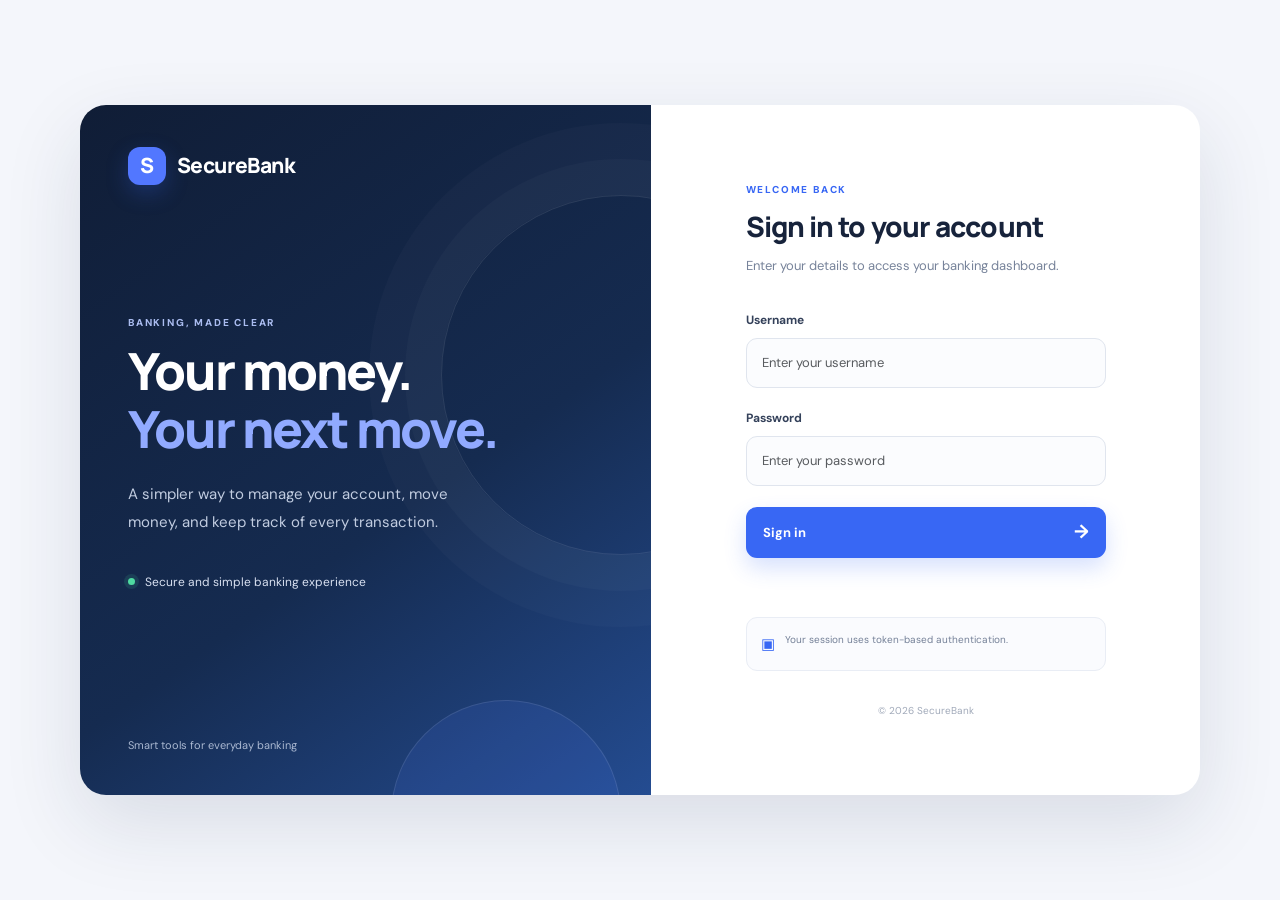
<file: frontend/index.html>
<!DOCTYPE html>
<html lang="en">
<head>
  <meta charset="UTF-8">
  <meta name="viewport" content="width=device-width, initial-scale=1.0">
  <title>SecureBank | Sign In</title>

  <link href="https://cdn.jsdelivr.net/npm/bootstrap@5.3.3/dist/css/bootstrap.min.css" rel="stylesheet">
  <link rel="stylesheet" href="css/style.css">
</head>
<body class="login-page">

  <main class="login-shell">
    <section class="login-visual">
      <a class="brand brand-light" href="index.html">
        <span class="brand-mark">S</span>
        <span>SecureBank</span>
      </a>

      <div class="visual-copy">
        <span class="eyebrow">BANKING, MADE CLEAR</span>
        <h1>Your money.<br><span>Your next move.</span></h1>
        <p>
          A simpler way to manage your account, move money,
          and keep track of every transaction.
        </p>
        <div class="trust-note">
          <span class="trust-dot"></span>
          Secure and simple banking experience
        </div>
      </div>

      <div class="visual-decoration decoration-one"></div>
      <div class="visual-decoration decoration-two"></div>
      <div class="visual-footer">Smart tools for everyday banking</div>
    </section>

    <section class="login-panel">
      <div class="login-panel-inner">
        <div class="mobile-brand">
          <span class="brand-mark">S</span>
          <span>SecureBank</span>
        </div>

        <div class="login-heading">
          <span class="eyebrow">WELCOME BACK</span>
          <h2>Sign in to your account</h2>
          <p>Enter your details to access your banking dashboard.</p>
        </div>

        <form id="loginForm" class="login-form">
          <div class="field-group">
            <label for="username">Username</label>
            <input
              type="text"
              id="username"
              name="username"
              class="form-control"
              placeholder="Enter your username"
              autocomplete="username"
              required
            >
          </div>

          <div class="field-group">
            <label for="password">Password</label>
            <input
              type="password"
              id="password"
              name="password"
              class="form-control"
              placeholder="Enter your password"
              autocomplete="current-password"
              required
            >
          </div>

          <button type="submit" class="btn btn-login">
            <span>Sign in</span>
            <span aria-hidden="true">→</span>
          </button>

          <p id="loginMessage" class="form-message"
             role="status" aria-live="polite"></p>
        </form>

        <div class="login-security">
          <span aria-hidden="true">▣</span>
          <span>Your session uses token-based authentication.</span>
        </div>

        <p class="login-footnote">
          © 2026 SecureBank
        </p>
      </div>
    </section>
  </main>

  <script src="js/login.js"></script>
</body>
</html>
</file>
<file: frontend/css/style.css>
@import url('https://fonts.googleapis.com/css2?family=DM+Sans:wght@400;500;600;700&family=Manrope:wght@400;500;600;700;800&display=swap');

:root {
  --navy: #101d36;
  --blue: #3867f4;
  --blue-dark: #2854dc;
  --ink: #17233b;
  --muted: #77839a;
}

* {
  box-sizing: border-box;
}

body {
  margin: 0;
  font-family: 'DM Sans', sans-serif;
}

.login-page {
  min-height: 100vh;
  display: flex;
  align-items: center;
  justify-content: center;
  padding: 28px;
  background: #f4f6fb;
}

.login-shell {
  width: min(1120px, 100%);
  min-height: 690px;
  display: grid;
  grid-template-columns: 1.02fr 0.98fr;
  background: #fff;
  border-radius: 26px;
  overflow: hidden;
  box-shadow: 0 28px 80px rgba(24, 39, 75, 0.12);
}

.login-visual {
  position: relative;
  overflow: hidden;
  display: flex;
  flex-direction: column;
  padding: 42px 48px;
  color: white;
  background: linear-gradient(
    145deg,
    #101d36 0%,
    #152b50 58%,
    #244c91 100%
  );
}

.brand {
  display: inline-flex;
  align-items: center;
  gap: 11px;
  text-decoration: none;
  font-family: 'Manrope', sans-serif;
  font-size: 21px;
  font-weight: 800;
  letter-spacing: -0.6px;
}

.brand-light {
  color: white;
}

.brand:hover {
  color: inherit;
}

.brand-mark {
  display: inline-grid;
  place-items: center;
  width: 38px;
  height: 38px;
  border-radius: 12px;
  background: #5277ff;
  color: white;
  font-family: 'Manrope', sans-serif;
  font-size: 21px;
  font-weight: 800;
  box-shadow: 0 8px 22px rgba(56, 103, 244, 0.25);
}

.visual-copy {
  position: relative;
  z-index: 2;
  margin: auto 0;
  padding: 58px 0 74px;
  max-width: 440px;
}

.eyebrow {
  display: block;
  margin: 0 0 12px;
  color: #8496b6;
  font-size: 10px;
  font-weight: 800;
  letter-spacing: 1.8px;
}

.login-visual .eyebrow {
  color: #aabcf0;
}

.visual-copy h1 {
  margin: 0 0 22px;
  font: 800 clamp(36px, 4vw, 53px)/1.13 'Manrope', sans-serif;
  letter-spacing: -2px;
}

.visual-copy h1 span {
  color: #91aaff;
}

.visual-copy p {
  max-width: 365px;
  color: #c1cce0;
  font-size: 15px;
  line-height: 1.9;
}

.trust-note {
  display: flex;
  align-items: center;
  gap: 10px;
  margin-top: 36px;
  color: #d8e0f0;
  font-size: 12px;
}

.trust-dot {
  width: 7px;
  height: 7px;
  border-radius: 50%;
  background: #4fdaa1;
  box-shadow: 0 0 0 4px rgba(79, 218, 161, 0.12);
}

.visual-footer {
  position: relative;
  z-index: 2;
  color: #aab8d1;
  font-size: 11px;
}

.visual-decoration {
  position: absolute;
  border: 1px solid rgba(255, 255, 255, 0.1);
  border-radius: 50%;
  pointer-events: none;
}

.decoration-one {
  width: 360px;
  height: 360px;
  right: -150px;
  top: 90px;
  box-shadow:
    0 0 0 36px rgba(255, 255, 255, 0.025),
    0 0 0 72px rgba(255, 255, 255, 0.02);
}

.decoration-two {
  width: 230px;
  height: 230px;
  right: 30px;
  bottom: -135px;
  background: rgba(86, 126, 255, 0.12);
}

.login-panel {
  display: flex;
  align-items: center;
  justify-content: center;
  padding: 55px 56px;
}

.login-panel-inner {
  width: 100%;
  max-width: 360px;
}

.mobile-brand {
  display: none;
  align-items: center;
  gap: 10px;
  margin-bottom: 40px;
  font: 800 20px 'Manrope', sans-serif;
}

.login-heading {
  margin-bottom: 34px;
}

.login-heading .eyebrow {
  color: var(--blue);
}

.login-heading h2 {
  margin: 0 0 11px;
  color: var(--ink);
  font: 800 28px/1.25 'Manrope', sans-serif;
  letter-spacing: -0.9px;
}

.login-heading p {
  margin: 0;
  color: var(--muted);
  font-size: 13px;
  line-height: 1.7;
}

.login-form .field-group {
  margin-bottom: 21px;
}

.login-form label {
  display: block;
  margin-bottom: 9px;
  color: #34415a;
  font-size: 12px;
  font-weight: 700;
}

.login-form .form-control {
  min-height: 50px;
  padding: 13px 15px;
  border: 1px solid #e0e5ee;
  border-radius: 11px;
  background: #fbfcfe;
  font-size: 13px;
  box-shadow: none;
}

.login-form .form-control:focus {
  border-color: #829aff;
  box-shadow: 0 0 0 4px rgba(56, 103, 244, 0.1);
}

.btn-login {
  width: 100%;
  min-height: 51px;
  display: flex;
  align-items: center;
  justify-content: space-between;
  padding: 0 17px;
  border: 0;
  border-radius: 11px;
  background: var(--blue);
  color: white;
  font-size: 13px;
  font-weight: 700;
  box-shadow: 0 10px 22px rgba(56, 103, 244, 0.2);
  transition: 0.2s ease;
}

.btn-login:hover {
  background: var(--blue-dark);
  color: white;
  transform: translateY(-1px);
}

.btn-login span:last-child {
  font-size: 19px;
}

.form-message {
  min-height: 18px;
  margin: 13px 0 0;
  text-align: center;
  font-size: 12px;
}

.login-security {
  display: flex;
  gap: 10px;
  align-items: flex-start;
  margin-top: 28px;
  padding: 14px;
  border: 1px solid #e9edf5;
  border-radius: 11px;
  background: #fafbfe;
  color: #748097;
  font-size: 10px;
  line-height: 1.6;
}

.login-security span:first-child {
  color: var(--blue);
  font-size: 15px;
}

.login-footnote {
  margin: 32px 0 0;
  color: #a0a9b9;
  font-size: 10px;
  text-align: center;
}

@media (max-width: 800px) {
  .login-page {
    padding: 14px;
  }

  .login-shell {
    grid-template-columns: 1fr;
    min-height: auto;
    border-radius: 20px;
  }

  .login-visual {
    display: none;
  }

  .login-panel {
    padding: 35px 25px 28px;
  }

  .mobile-brand {
    display: flex;
  }

  .login-heading h2 {
    font-size: 25px;
  }
}
</file>
<file: frontend/css/dashboard.css>
@import url('https://fonts.googleapis.com/css2?family=DM+Sans:wght@400;500;600;700&family=Manrope:wght@400;500;600;700;800&display=swap');

:root {
  --navy: #101d36;
  --blue: #3867f4;
  --blue-dark: #2854dc;
  --ink: #17233b;
  --muted: #77839a;
  --line: #e7ebf2;
  --surface: #f5f7fb;
  --green: #169b72;
}

* {
  box-sizing: border-box;
}

body.dashboard-page {
  margin: 0;
  min-height: 100vh;
  background: var(--surface);
  color: var(--ink);
  font-family: 'DM Sans', sans-serif;
}

.app-shell {
  min-height: 100vh;
}

/* Sidebar */

.sidebar {
  position: fixed;
  z-index: 20;
  inset: 0 auto 0 0;
  width: 246px;
  display: flex;
  flex-direction: column;
  padding: 28px 18px 20px;
  color: white;
  background: var(--navy);
}

.sidebar-brand {
  padding: 0 10px;
  margin-bottom: 54px;
  font-size: 20px;
}

.brand {
  display: inline-flex;
  align-items: center;
  gap: 10px;
  text-decoration: none;
  font-family: 'Manrope', sans-serif;
  font-weight: 800;
  letter-spacing: -0.5px;
}

.brand-light {
  color: white;
}

.brand-mark {
  display: inline-grid;
  place-items: center;
  width: 36px;
  height: 36px;
  border-radius: 11px;
  background: #5277ff;
  color: white;
  font: 800 20px 'Manrope', sans-serif;
}

.sidebar-label {
  padding: 0 12px;
  margin-bottom: 14px;
  color: #71809b;
  font-size: 9px;
  font-weight: 800;
  letter-spacing: 1.8px;
}

.sidebar-nav {
  display: grid;
  gap: 7px;
}

.sidebar-nav .nav-item {
  display: flex;
  align-items: center;
  gap: 13px;
  padding: 13px;
  border-radius: 10px;
  color: #9ba9c0;
  text-decoration: none;
  font-size: 12px;
  font-weight: 600;
  transition: 0.18s ease;
}

.sidebar-nav .nav-item:hover {
  color: white;
  background: rgba(255, 255, 255, 0.06);
}

.sidebar-nav .nav-item.active {
  color: white;
  background: #2c4a7c;
  box-shadow: inset 3px 0 #7e9aff;
}

.nav-icon {
  display: inline-grid;
  place-items: center;
  width: 20px;
  font-size: 19px;
  line-height: 1;
}

.sidebar-bottom {
  margin-top: auto;
}

.sidebar-help {
  display: flex;
  gap: 11px;
  padding: 14px 11px;
  margin-bottom: 20px;
  border: 1px solid rgba(255, 255, 255, 0.09);
  border-radius: 12px;
  background: rgba(255, 255, 255, 0.035);
}

.help-icon {
  flex: 0 0 27px;
  display: grid;
  place-items: center;
  width: 27px;
  height: 27px;
  border-radius: 9px;
  color: #b7c7ff;
  background: #263d67;
  font-weight: 700;
}

.sidebar-help strong,
.sidebar-help span {
  display: block;
}

.sidebar-help strong {
  margin: 1px 0 5px;
  font-size: 11px;
}

.sidebar-help span {
  color: #8492aa;
  font-size: 9px;
  line-height: 1.5;
}

.sidebar-logout {
  display: flex;
  align-items: center;
  gap: 11px;
  width: 100%;
  padding: 12px 13px;
  border: 0;
  border-radius: 9px;
  background: transparent;
  color: #a8b4c8;
  text-align: left;
  font-size: 12px;
  font-weight: 600;
}

.sidebar-logout:hover {
  color: white;
  background: rgba(255, 255, 255, 0.07);
}

.sidebar-logout span {
  font-size: 18px;
}

.sidebar-caption {
  margin: 22px 12px 0;
  color: #596983;
  font-size: 8px;
  letter-spacing: 1.4px;
}

/* Top navigation */

.main-area {
  min-height: 100vh;
  margin-left: 246px;
}

.topbar {
  position: sticky;
  top: 0;
  z-index: 10;
  display: flex;
  justify-content: space-between;
  align-items: center;
  min-height: 82px;
  padding: 15px 42px;
  border-bottom: 1px solid #e9edf4;
  background: rgba(255, 255, 255, 0.94);
  backdrop-filter: blur(12px);
}

.topbar-kicker {
  margin-bottom: 5px;
  color: #8a95a9;
  font-size: 9px;
  font-weight: 800;
  letter-spacing: 1.5px;
}

.topbar-title {
  font: 800 17px 'Manrope', sans-serif;
  letter-spacing: -0.4px;
}

.topbar-right {
  display: flex;
  align-items: center;
  gap: 18px;
}

.secure-pill {
  display: flex;
  align-items: center;
  gap: 9px;
  padding: 9px 12px;
  border: 1px solid #e7eee9;
  border-radius: 20px;
  color: #647568;
  background: #fbfefc;
  font-size: 10px;
  font-weight: 600;
}

.secure-pill span {
  width: 6px;
  height: 6px;
  display: inline-block;
  border-radius: 50%;
  background: #24b47e;
}

.user-avatar {
  display: grid;
  place-items: center;
  width: 34px;
  height: 34px;
  border: 3px solid white;
  border-radius: 50%;
  color: #3654a2;
  background: #e5ebff;
  box-shadow: 0 0 0 1px #dfe5f2;
  font-size: 11px;
  font-weight: 800;
}

/* Main content */

.dashboard-content {
  max-width: 1500px;
  margin: 0 auto;
  padding: 36px 42px 22px;
}

.welcome-row {
  display: flex;
  justify-content: space-between;
  align-items: flex-end;
  gap: 20px;
  margin-bottom: 25px;
}

.eyebrow {
  margin: 0 0 9px;
  color: #8b96aa;
  font-size: 9px;
  font-weight: 800;
  letter-spacing: 1.7px;
}

.welcome-row h1 {
  margin: 0 0 8px;
  color: var(--ink);
  font: 800 27px 'Manrope', sans-serif;
  letter-spacing: -1px;
}

.welcome-subtitle {
  margin: 0;
  color: var(--muted);
  font-size: 12px;
}

.date-chip {
  padding: 10px 13px;
  border: 1px solid #e5eaf2;
  border-radius: 9px;
  color: #748097;
  background: white;
  font-size: 10px;
  white-space: nowrap;
}

.date-chip span {
  margin-right: 7px;
  color: var(--blue);
  font-size: 14px;
}

/* Account summary */

.summary-grid {
  display: grid;
  grid-template-columns: minmax(0, 1.65fr) minmax(220px, 0.85fr);
  gap: 18px;
}

.balance-card {
  position: relative;
  overflow: hidden;
  min-height: 212px;
  padding: 25px 27px 22px;
  border-radius: 16px;
  color: white;
  background: linear-gradient(
    115deg,
    #2448b8 0%,
    #3867f4 58%,
    #6284ff 100%
  );
  box-shadow: 0 12px 28px rgba(56, 103, 244, 0.16);
}

.balance-card-top,
.balance-bottom {
  position: relative;
  z-index: 1;
  display: flex;
  align-items: center;
  justify-content: space-between;
  gap: 12px;
}

.balance-label {
  display: flex;
  align-items: center;
  gap: 9px;
  color: #dce5ff;
  font-size: 12px;
  font-weight: 600;
}

.balance-symbol {
  display: grid;
  place-items: center;
  width: 26px;
  height: 26px;
  border: 1px solid rgba(255, 255, 255, 0.23);
  border-radius: 8px;
  background: rgba(255, 255, 255, 0.1);
}

.balance-status {
  padding: 7px 9px;
  border: 1px solid rgba(255, 255, 255, 0.18);
  border-radius: 20px;
  color: #e3eaff;
  background: rgba(255, 255, 255, 0.09);
  font-size: 9px;
}

.balance-status span {
  display: inline-block;
  width: 5px;
  height: 5px;
  margin-right: 5px;
  border-radius: 50%;
  background: #7ce6bb;
  vertical-align: 1px;
}

.balance-value {
  position: relative;
  z-index: 1;
  margin: 19px 0 20px;
  font: 800 clamp(27px, 3vw, 36px) 'Manrope', sans-serif;
  letter-spacing: -1.1px;
  overflow-wrap: anywhere;
}

.balance-bottom {
  align-items: flex-end;
  padding-top: 15px;
  border-top: 1px solid rgba(255, 255, 255, 0.2);
}

.balance-bottom div:first-child {
  display: grid;
  gap: 5px;
}

.balance-caption {
  color: #d0dcff;
  font-size: 9px;
}

.balance-bottom strong {
  font-size: 12px;
  font-weight: 700;
  text-transform: capitalize;
}

.balance-chip {
  display: grid;
  place-items: center;
  width: 34px;
  height: 34px;
  border: 1px solid rgba(255, 255, 255, 0.25);
  border-radius: 11px;
  background: rgba(255, 255, 255, 0.1);
  font: 800 18px 'Manrope', sans-serif;
}

.balance-orb {
  position: absolute;
  border: 1px solid rgba(255, 255, 255, 0.1);
  border-radius: 50%;
  pointer-events: none;
}

.orb-one {
  width: 270px;
  height: 270px;
  right: -55px;
  top: -115px;
  box-shadow:
    0 0 0 24px rgba(255, 255, 255, 0.025),
    0 0 0 48px rgba(255, 255, 255, 0.02);
}

.orb-two {
  width: 145px;
  height: 145px;
  right: 100px;
  bottom: -105px;
  background: rgba(255, 255, 255, 0.035);
}

.insight-card {
  display: flex;
  flex-direction: column;
  align-items: flex-start;
  padding: 22px;
  border: 1px solid #e9edf4;
  border-radius: 16px;
  background: white;
}

.insight-top {
  display: flex;
  align-items: center;
  justify-content: space-between;
  width: 100%;
}

.insight-icon {
  display: grid;
  place-items: center;
  width: 34px;
  height: 34px;
  border-radius: 11px;
  color: #3764ee;
  background: #edf1ff;
  font-size: 20px;
}

.insight-tag {
  color: #9aa4b5;
  font-size: 8px;
  font-weight: 800;
  letter-spacing: 1.4px;
}

.insight-card h3 {
  margin: 18px 0 7px;
  font: 800 15px 'Manrope', sans-serif;
}

.insight-card p {
  margin: 0 0 16px;
  color: var(--muted);
  font-size: 11px;
  line-height: 1.7;
}

.text-link {
  margin-top: auto;
  color: var(--blue);
  text-decoration: none;
  font-size: 11px;
  font-weight: 700;
}

.text-link span {
  margin-left: 5px;
  font-size: 15px;
}

/* Section headings */

.content-section {
  margin-top: 38px;
}

.section-heading {
  display: flex;
  justify-content: space-between;
  align-items: flex-end;
  gap: 15px;
  margin-bottom: 17px;
}

.section-heading .eyebrow {
  margin-bottom: 6px;
}

.section-heading h2 {
  margin: 0;
  font: 800 19px 'Manrope', sans-serif;
  letter-spacing: -0.55px;
}

.section-note {
  color: #8b96a9;
  font-size: 10px;
}

/* Deposit, withdraw and transfer cards */

.services-grid {
  display: grid;
  grid-template-columns: repeat(3, minmax(0, 1fr));
  gap: 16px;
}

.service-card {
  min-width: 0;
  padding: 20px 19px 15px;
  border: 1px solid #e8edf4;
  border-radius: 14px;
  background: white;
  box-shadow: 0 3px 12px rgba(30, 48, 85, 0.018);
  transition: transform 0.2s ease, box-shadow 0.2s ease;
}

.service-card:hover {
  transform: translateY(-3px);
  box-shadow: 0 12px 28px rgba(30, 48, 85, 0.07);
}

.service-card-heading {
  display: flex;
  align-items: center;
  justify-content: space-between;
  margin-bottom: 17px;
}

.service-icon {
  display: grid;
  place-items: center;
  width: 37px;
  height: 37px;
  border-radius: 11px;
  font-size: 21px;
  font-weight: 600;
}

.service-deposit .service-icon {
  color: #128c68;
  background: #e4f8f0;
}

.service-withdraw .service-icon {
  color: #c27a25;
  background: #fff2df;
}

.service-transfer .service-icon {
  color: #4265e9;
  background: #eaf0ff;
}

.service-number {
  color: #aab3c2;
  font-size: 9px;
  font-weight: 800;
  letter-spacing: 1px;
}

.service-card h3 {
  margin: 0 0 7px;
  font: 800 14px 'Manrope', sans-serif;
}

.service-card > p {
  min-height: 17px;
  margin: 0 0 19px;
  color: var(--muted);
  font-size: 10px;
}

.service-form .form-label {
  display: block;
  margin-bottom: 7px;
  color: #34415a;
  font-size: 10px;
  font-weight: 700;
}

.service-form .form-control {
  min-height: 41px;
  margin-bottom: 14px;
  padding: 10px 11px;
  border: 1px solid #e3e8f0;
  border-radius: 9px;
  background: #fbfcfe;
  color: #293650;
  font-size: 11px;
  box-shadow: none;
}

.service-form .form-control::placeholder {
  color: #aab2c0;
}

.service-form .form-control:focus {
  border-color: #829aff;
  box-shadow: 0 0 0 4px rgba(56, 103, 244, 0.1);
}

.transfer-amount-label {
  margin-top: 1px;
}

.service-button {
  display: flex;
  align-items: center;
  justify-content: space-between;
  width: 100%;
  min-height: 41px;
  padding: 10px 12px;
  border: 0;
  border-radius: 9px;
  color: white;
  background: var(--blue);
  font-size: 10px;
  font-weight: 700;
  transition: 0.2s ease;
}

.service-button:hover {
  color: white;
  background: var(--blue-dark);
}

.service-button span {
  font-size: 16px;
}

.inline-message {
  min-height: 0;
  margin: 8px 0 0;
  font-size: 10px;
  overflow-wrap: anywhere;
}

/* Transactions */

.transactions-section {
  margin-top: 42px;
}

.transaction-heading {
  align-items: center;
}

.section-description {
  margin: 7px 0 0;
  color: var(--muted);
  font-size: 11px;
}

.statement-button {
  display: inline-flex;
  align-items: center;
  gap: 9px;
  padding: 10px 13px;
  border: 1px solid #dfe6f1;
  border-radius: 9px;
  color: #41506b;
  background: white;
  font-size: 10px;
  font-weight: 700;
  white-space: nowrap;
}

.statement-button:hover {
  border-color: #cbd6ff;
  color: var(--blue);
  background: #f8faff;
}

.statement-button span {
  color: var(--blue);
  font-size: 16px;
}

.transactions-card {
  overflow: hidden;
  border: 1px solid #e8edf4;
  border-radius: 14px;
  background: white;
}

.transaction-tools {
  display: grid;
  grid-template-columns: minmax(0, 1.4fr) minmax(180px, 0.7fr);
  gap: 16px;
  padding: 20px 21px 15px;
}

.transaction-tools .form-label {
  display: block;
  margin-bottom: 8px;
  color: #34415a;
  font-size: 10px;
  font-weight: 700;
}

.transaction-tools .form-control,
.transaction-tools .form-select {
  min-height: 41px;
  border: 1px solid #e3e8f0;
  border-radius: 9px;
  background-color: #fbfcfe;
  color: #293650;
  font-size: 11px;
  box-shadow: none;
}

.transaction-tools .form-control:focus,
.transaction-tools .form-select:focus {
  border-color: #829aff;
  box-shadow: 0 0 0 4px rgba(56, 103, 244, 0.1);
}

.transaction-tools .form-control::placeholder {
  color: #aab2c0;
}

.input-with-icon {
  position: relative;
}

.input-with-icon > span {
  position: absolute;
  z-index: 1;
  top: 50%;
  left: 12px;
  transform: translateY(-55%);
  color: #9ca7ba;
  font-size: 21px;
}

.input-with-icon .form-control {
  padding-left: 37px;
}

.transaction-status-line {
  display: flex;
  align-items: center;
  gap: 9px;
  padding: 0 21px 13px;
  color: #8a95a9;
  font-size: 10px;
}

.activity-dot {
  width: 6px;
  height: 6px;
  flex: 0 0 6px;
  border-radius: 50%;
  background: #9da9bf;
}

.transaction-table {
  margin: 0;
  border-top: 1px solid #eef1f6;
}

.transaction-table thead th {
  padding: 14px 21px;
  border-bottom: 1px solid #edf0f5;
  color: #929caf;
  background: #fafbfd;
  font-size: 8px;
  font-weight: 800;
  letter-spacing: 1px;
  white-space: nowrap;
}

.transaction-table tbody td {
  padding: 15px 21px;
  border-bottom: 1px solid #f0f2f7;
  color: #526078;
  font-size: 10px;
  white-space: nowrap;
}

.transaction-table tbody tr:last-child td {
  border-bottom: 0;
}

.transaction-table tbody tr:hover td {
  background: #fbfcff;
}

.transaction-table tbody td:first-child {
  font-weight: 700;
}

.transaction-table .text-success {
  color: #13956c !important;
}

.transaction-table .text-danger {
  color: #d85a67 !important;
}

/* Pagination generated by dashboard.js */

#paginationControls {
  padding: 12px 20px;
}

#paginationControls button {
  width: auto;
  padding: 8px 12px;
  border: 1px solid #e0e6f0;
  border-radius: 8px;
  background: white;
  color: #4b5b77;
  font-size: 10px;
}

#paginationControls button:hover:not(:disabled) {
  border-color: #b8c7ff;
  color: var(--blue);
}

#paginationControls button:disabled {
  opacity: 0.4;
  cursor: not-allowed;
}

#paginationInfo {
  color: #8b96a9;
  font-size: 10px;
}

/* Footer */

.dashboard-footer {
  display: flex;
  justify-content: space-between;
  gap: 12px;
  padding: 24px 0 5px;
  color: #a0a9b8;
  font-size: 9px;
}

/* Transaction success popup */

.success-popup {
  display: none;
  position: fixed;
  inset: 0;
  z-index: 9999;
  align-items: center;
  justify-content: center;
  padding: 18px;
  background: rgba(13, 25, 48, 0.58);
  backdrop-filter: blur(5px);
}

.success-popup-content {
  width: min(410px, 100%);
  padding: 34px 30px 28px;
  border: 1px solid rgba(255, 255, 255, 0.6);
  border-radius: 20px;
  background: white;
  text-align: center;
  box-shadow: 0 25px 80px rgba(10, 20, 40, 0.25);
}

.success-icon {
  display: grid;
  place-items: center;
  width: 58px;
  height: 58px;
  margin: 0 auto 20px;
  border-radius: 50%;
  color: white;
  background: #20ad7d;
  box-shadow: 0 0 0 8px #e8f8f1;
  font-size: 29px;
}

.success-popup-content .eyebrow {
  margin-top: 4px;
  color: #8c98ac;
}

.success-popup-content h4 {
  margin: 0 0 10px;
  font: 800 20px 'Manrope', sans-serif;
}

.success-popup-content > p:not(.eyebrow) {
  margin: 0 0 24px;
  color: var(--muted);
  font-size: 12px;
  line-height: 1.7;
}

.popup-button {
  justify-content: center;
  gap: 12px;
}

/* Tablet */

@media (max-width: 1200px) {
  .sidebar {
    width: 218px;
  }

  .main-area {
    margin-left: 218px;
  }

  .dashboard-content {
    padding-right: 26px;
    padding-left: 26px;
  }

  .topbar {
    padding-right: 26px;
    padding-left: 26px;
  }

  .services-grid {
    gap: 12px;
  }

  .service-card {
    padding: 17px 14px 13px;
  }
}

/* Compact navigation on smaller screens */

@media (max-width: 900px) {
  .sidebar {
    position: static;
    width: 100%;
    min-height: auto;
    padding: 15px 18px;
  }

  .sidebar-brand {
    margin: 0 0 15px;
  }

  .sidebar-label,
  .sidebar-bottom {
    display: none;
  }

  .sidebar-nav {
    display: flex;
    flex-wrap: wrap;
    gap: 5px;
  }

  .sidebar-nav .nav-item {
    padding: 9px 11px;
  }

  .main-area {
    margin-left: 0;
  }

  .topbar {
    position: static;
    min-height: 70px;
  }

  .dashboard-content {
    padding: 27px 20px 20px;
  }

  .services-grid {
    grid-template-columns: repeat(2, minmax(0, 1fr));
  }

  .service-transfer {
    grid-column: 1 / -1;
  }

  .service-transfer .service-form {
    display: grid;
    grid-template-columns: 1fr 1fr;
    column-gap: 12px;
    align-items: end;
  }

  .service-transfer .service-form .form-label:first-child,
  .service-transfer .service-form #destinationAccount,
  .service-transfer .service-form .service-button,
  .service-transfer .service-form .inline-message {
    grid-column: 1 / -1;
  }
}

/* Mobile */

@media (max-width: 600px) {
  .topbar {
    padding: 14px 17px;
  }

  .topbar-kicker {
    font-size: 8px;
  }

  .topbar-title {
    font-size: 15px;
  }

  .topbar-right {
    gap: 10px;
  }

  .secure-pill {
    padding: 8px;
    font-size: 0;
  }

  .secure-pill span {
    margin: 0;
  }

  .dashboard-content {
    padding: 24px 14px 16px;
  }

  .welcome-row {
    align-items: flex-start;
    flex-direction: column;
    gap: 13px;
  }

  .welcome-row h1 {
    font-size: 24px;
  }

  .date-chip {
    white-space: normal;
  }

  .summary-grid {
    grid-template-columns: 1fr;
  }

  .balance-card {
    padding: 22px 20px;
  }

  .balance-status {
    font-size: 8px;
  }

  .services-grid {
    grid-template-columns: 1fr;
  }

  .service-transfer {
    grid-column: auto;
  }

  .service-transfer .service-form {
    display: block;
  }

  .section-heading {
    align-items: flex-start;
    flex-direction: column;
  }

  .section-heading h2 {
    font-size: 18px;
  }

  .transaction-heading {
    align-items: flex-start;
  }

  .statement-button {
    white-space: normal;
  }

  .transaction-tools {
    grid-template-columns: 1fr;
    padding: 17px 15px 13px;
    gap: 12px;
  }

  .transaction-status-line {
    padding: 0 15px 12px;
  }

  .transaction-table thead th,
  .transaction-table tbody td {
    padding: 12px 13px;
  }

  .dashboard-footer {
    flex-direction: column;
  }

  #paginationControls {
    padding: 12px;
  }

  #paginationInfo {
    order: 3;
    width: 100%;
  }
}
</file>
